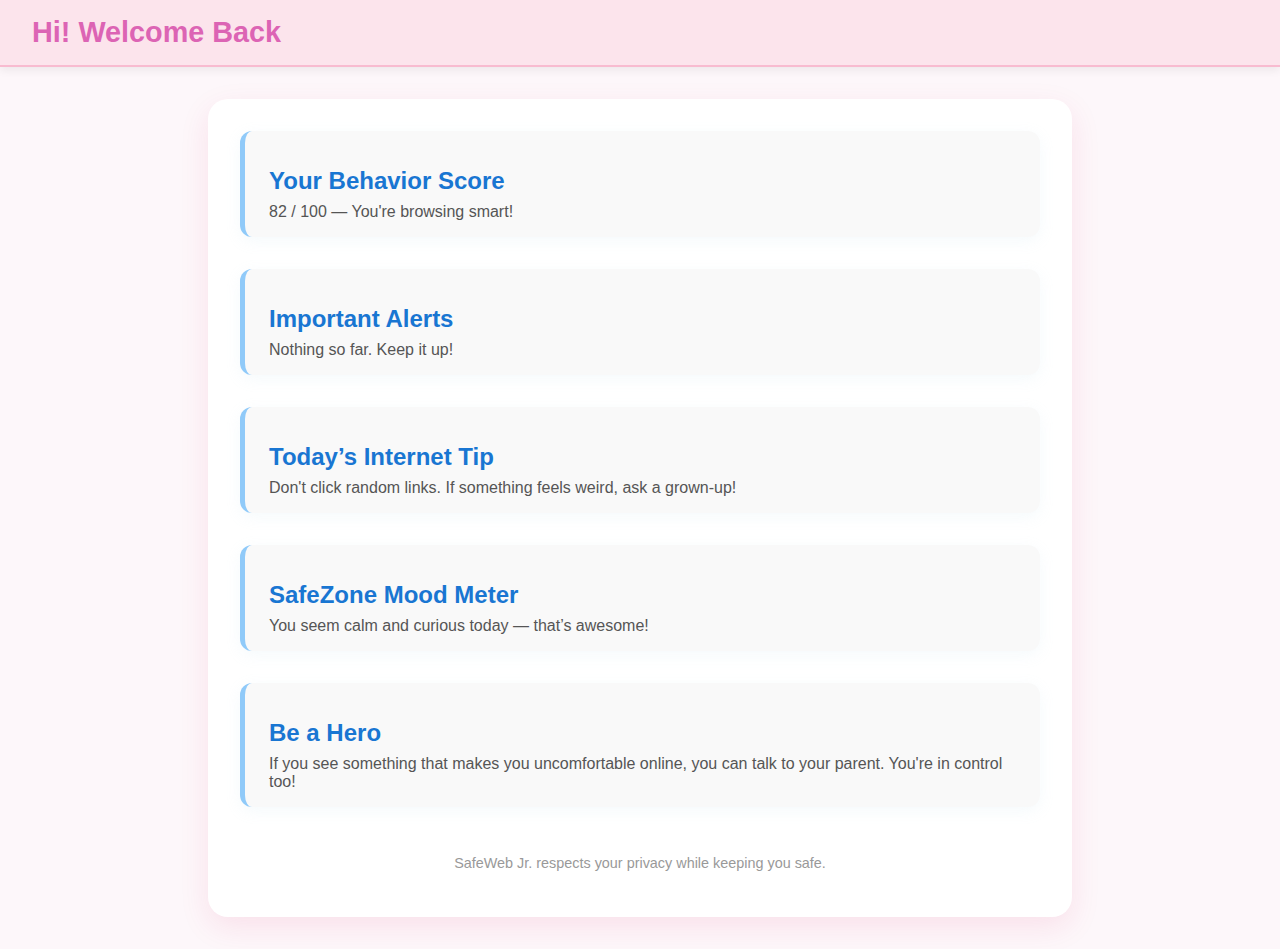
<file: kid_dash.html>
<!DOCTYPE html>
<html lang="en">
<head>
  <meta charset="UTF-8" />
  <meta name="viewport" content="width=device-width, initial-scale=1.0"/>
  <title>SafeWeb Jr. - Kid Dashboard</title>
  <link rel="stylesheet" href="kid_dashboard.css" />
</head>
<body>
  <header>
    <h1>Hi! Welcome Back</h1>
  </header>

  <div class="container">
    <div class="section">
      <h2>Your Behavior Score</h2>
      <p>82 / 100 — You're browsing smart!</p>
    </div>

    <div class="section">
      <h2>Important Alerts</h2>
      <p>Nothing so far. Keep it up!</p>
    </div>

    <div class="section">
      <h2>Today’s Internet Tip</h2>
      <p>Don't click random links. If something feels weird, ask a grown-up!</p>
    </div>

    <div class="section">
      <h2>SafeZone Mood Meter</h2>
      <p>You seem calm and curious today — that’s awesome!</p>
    </div>

    <div class="section">
      <h2>Be a Hero</h2>
      <p>If you see something that makes you uncomfortable online, you can talk to your parent. You're in control too!</p>
    </div>

    <p class="footer-note">SafeWeb Jr. respects your privacy while keeping you safe.</p>
  </div>
</body>
</html>
</file>
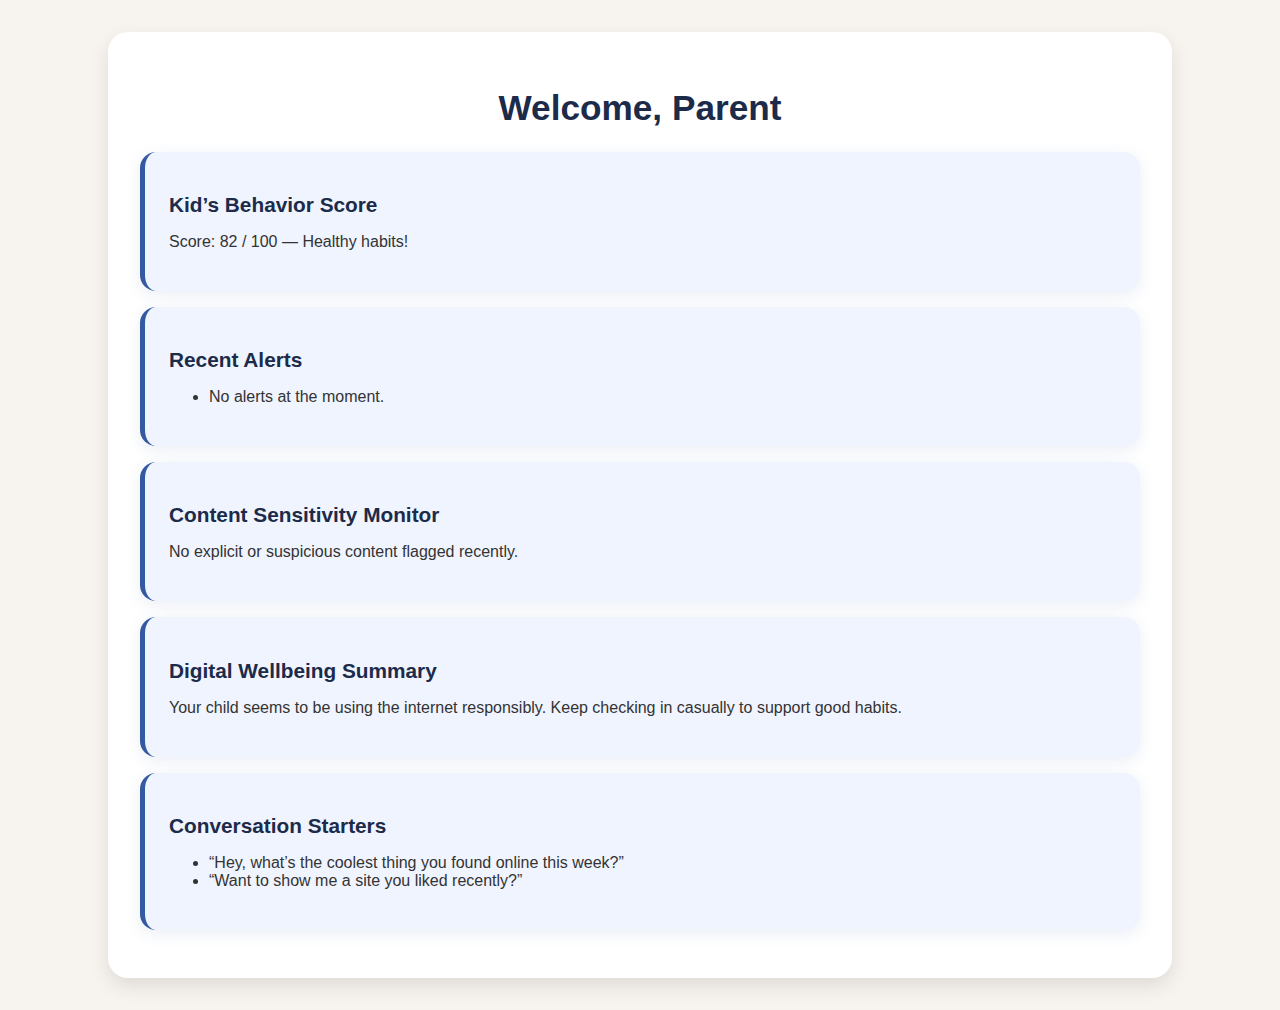
<file: parent_dash.html>
<!DOCTYPE html>
<html lang="en">
<head>
  <meta charset="UTF-8" />
  <meta name="viewport" content="width=device-width, initial-scale=1.0"/>
  <title>Parent Dashboard - SafeWebJr</title>
  <link rel="stylesheet" href="parent-dashboard.css" />
</head>
<body>
  <div class="dashboard">
    <h1>Welcome, Parent</h1>

    <div class="card">
      <h2>Kid’s Behavior Score</h2>
      <p>Score: 82 / 100 — Healthy habits!</p>
    </div>

    <div class="card">
      <h2>Recent Alerts</h2>
      <ul>
        <li>No alerts at the moment.</li>
      </ul>
    </div>

    <div class="card">
      <h2>Content Sensitivity Monitor</h2>
      <p>No explicit or suspicious content flagged recently.</p>
    </div>

    <div class="card">
      <h2>Digital Wellbeing Summary</h2>
      <p>Your child seems to be using the internet responsibly. Keep checking in casually to support good habits.</p>
    </div>

    <div class="card">
      <h2>Conversation Starters</h2>
      <ul>
        <li>“Hey, what’s the coolest thing you found online this week?”</li>
        <li>“Want to show me a site you liked recently?”</li>
      </ul>
    </div>

  </div>
</body>
</html>
</file>
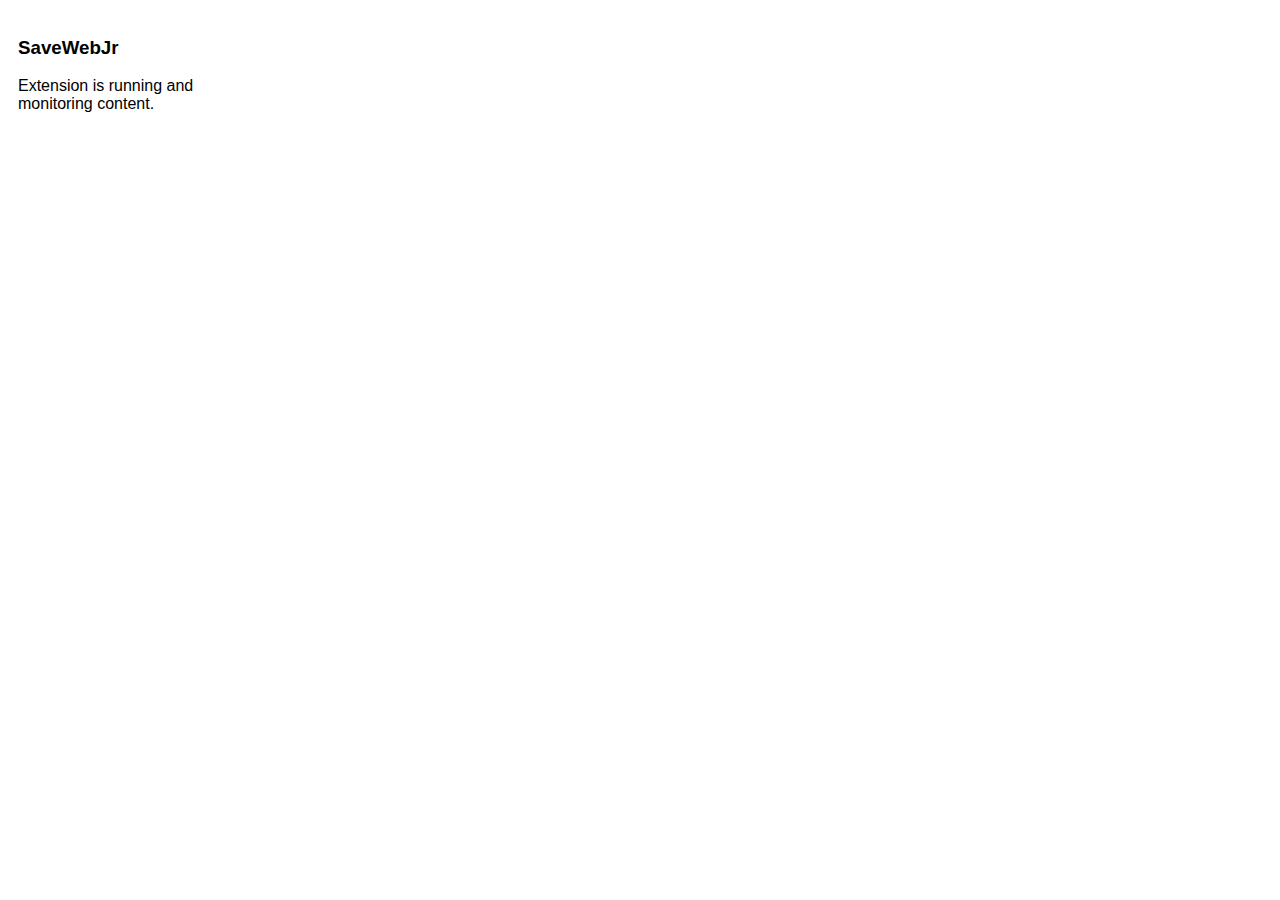
<file: popup.html>
<!DOCTYPE html>
<html>
  <head>
    <title>SaveWebJr</title>
    <style>
      body { font-family: sans-serif; padding: 10px; width: 200px; }
    </style>
  </head>
  <body>
    <h3>SaveWebJr</h3>
    <p>Extension is running and monitoring content.</p>
  </body>
</html>
</file>
<file: kid_dashboard.css>
/* Kid Dashboard - Baby Pink + Blue Theme */

body {
    font-family: 'Segoe UI', Tahoma, Geneva, Verdana, sans-serif;
    margin: 0;
    padding: 0;
    background: #fdf7fa;
    color: #333;
  }
  
  header {
    background: #fce4ec;
    padding: 1rem 2rem;
    border-bottom: 2px solid #f8bbd0;
    box-shadow: 0 4px 8px rgba(0, 0, 0, 0.06);
  }
  
  header h1 {
    margin: 0;
    font-size: 1.8rem;
    color: #dc64b4;
  }
  
  .container {
    max-width: 800px;
    margin: 2rem auto;
    padding: 2rem;
    background: #ffffff;
    border-radius: 20px;
    box-shadow: 0 10px 30px rgba(216, 27, 96, 0.1);
  }
  
  .section {
    margin-bottom: 2rem;
    border-left: 5px solid #90caf9;
    padding: 1rem 1.5rem;
    background: #f9f9f9;
    border-radius: 12px;
    box-shadow: 0 4px 15px rgba(173, 216, 230, 0.12);
    transition: transform 0.2s ease;
  }
  
  .section:hover {
    transform: translateY(-2px);
  }
  
  .section h2 {
    color: #1976d2;
    margin-bottom: 0.5rem;
  }
  
  .section p {
    font-size: 1rem;
    margin: 0;
    color: #555;
  }
  
  .footer-note {
    text-align: center;
    font-size: 0.9rem;
    color: #999;
    margin-top: 3rem;
  }
</file>
<file: parent-dashboard.css>
/* Parent Dashboard Styling - SafeWeb Jr. Theme */
body {
    margin: 0;
    padding: 0;
    font-family: 'Segoe UI', Tahoma, Geneva, Verdana, sans-serif;
    background-color: #f7f4ef; /* Soft beige */
    color: #1c2b4a; /* Professional dark blue */
  }
  
  /* Dashboard Container */
  .dashboard {
    max-width: 1000px;
    margin: 2rem auto;
    padding: 2rem;
    background-color: #ffffff;
    border-radius: 20px;
    box-shadow: 0 8px 20px rgba(0, 0, 0, 0.1);
  }
  
  /* Headings */
  .dashboard h1 {
    text-align: center;
    color: #1c2b4a;
    font-size: 2.2rem;
    margin-bottom: 1.5rem;
  }
  
  /* Info Cards */
  .card {
    background-color: #f0f4ff;
    border-left: 5px solid #3459a1;
    border-radius: 16px;
    padding: 1.5rem;
    margin: 1rem 0;
    box-shadow: 0 4px 15px rgba(52, 89, 161, 0.1);
  }
  
  .card h2 {
    color: #1c2b4a;
    font-size: 1.3rem;
    margin-bottom: 0.5rem;
  }
  
  .card p,
  .card ul {
    color: #333;
    font-size: 1rem;
  }
  
  /* Button Style */
  .button {
    background-color: #3459a1;
    color: white;
    padding: 10px 20px;
    border-radius: 12px;
    border: none;
    cursor: pointer;
    font-size: 1rem;
    margin-top: 1rem;
  }
  
  .button:hover {
    background-color: #2c4b89;
  }
</file>
